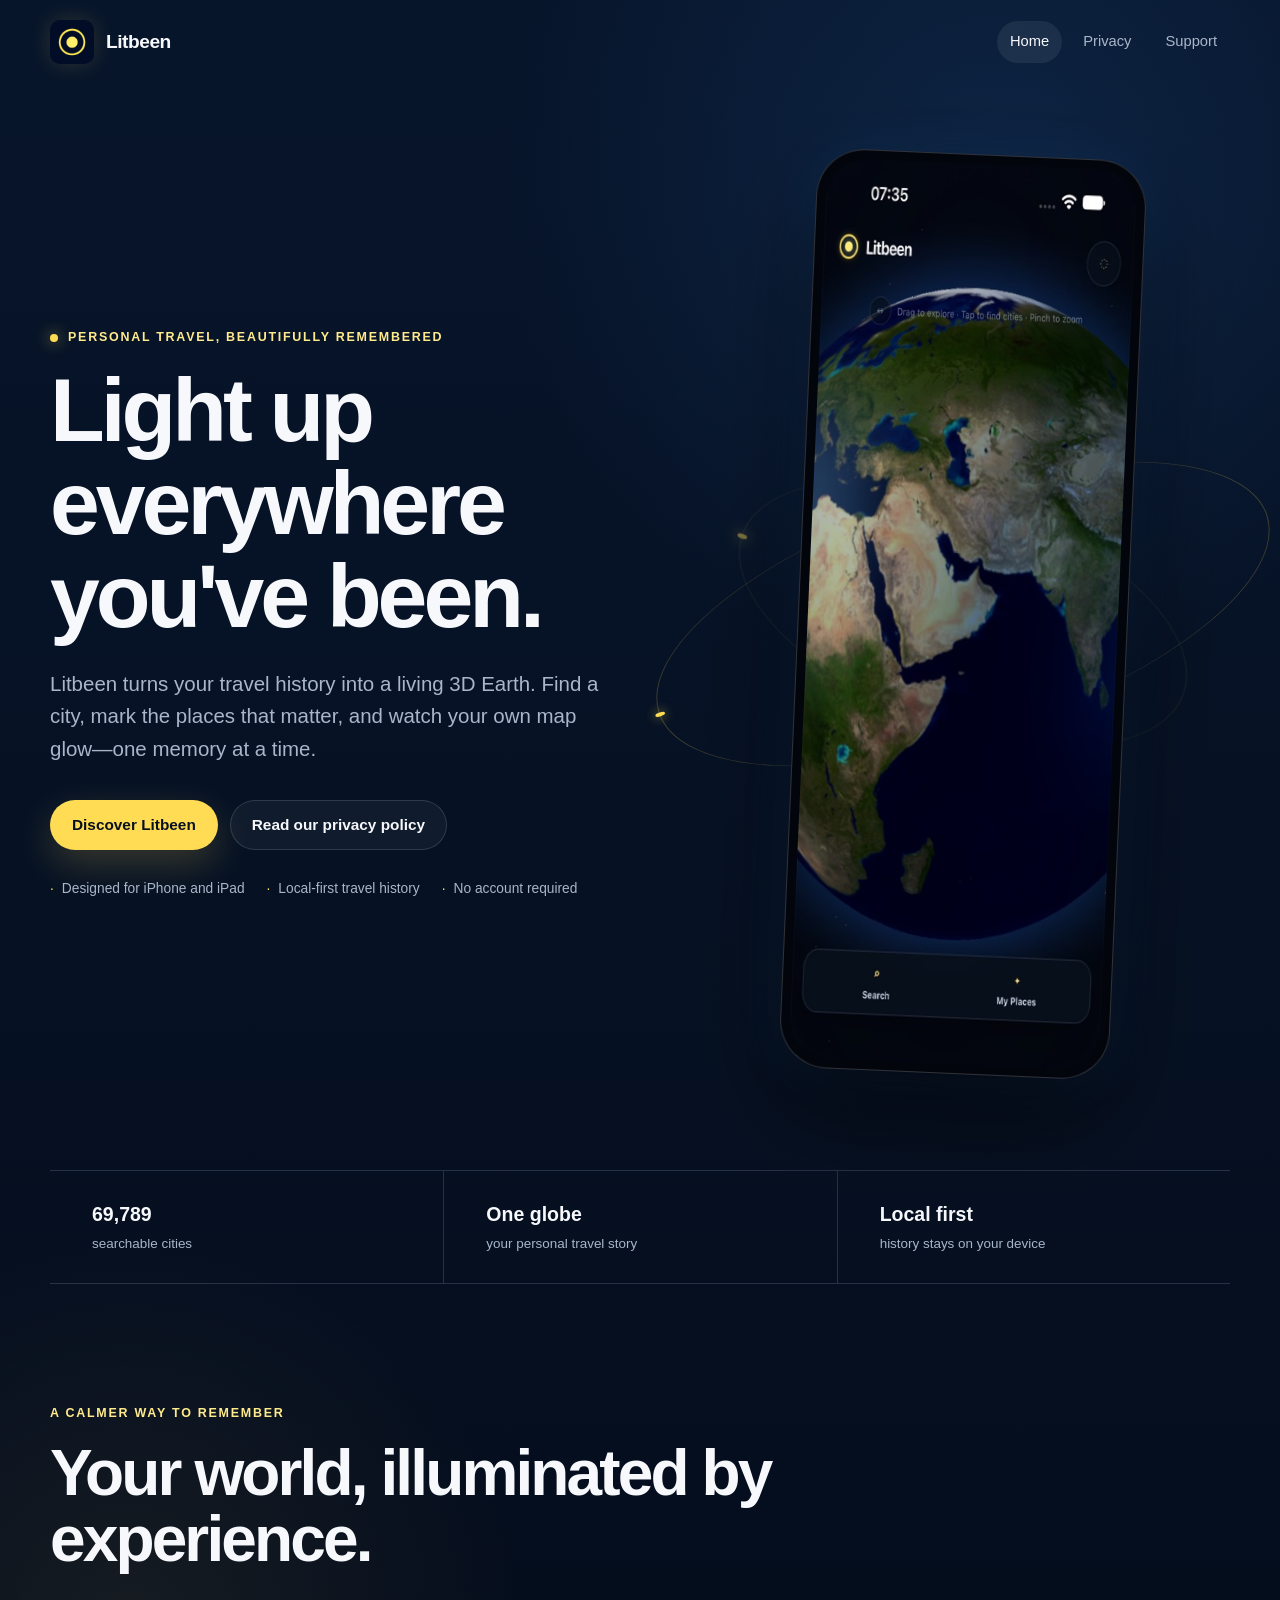
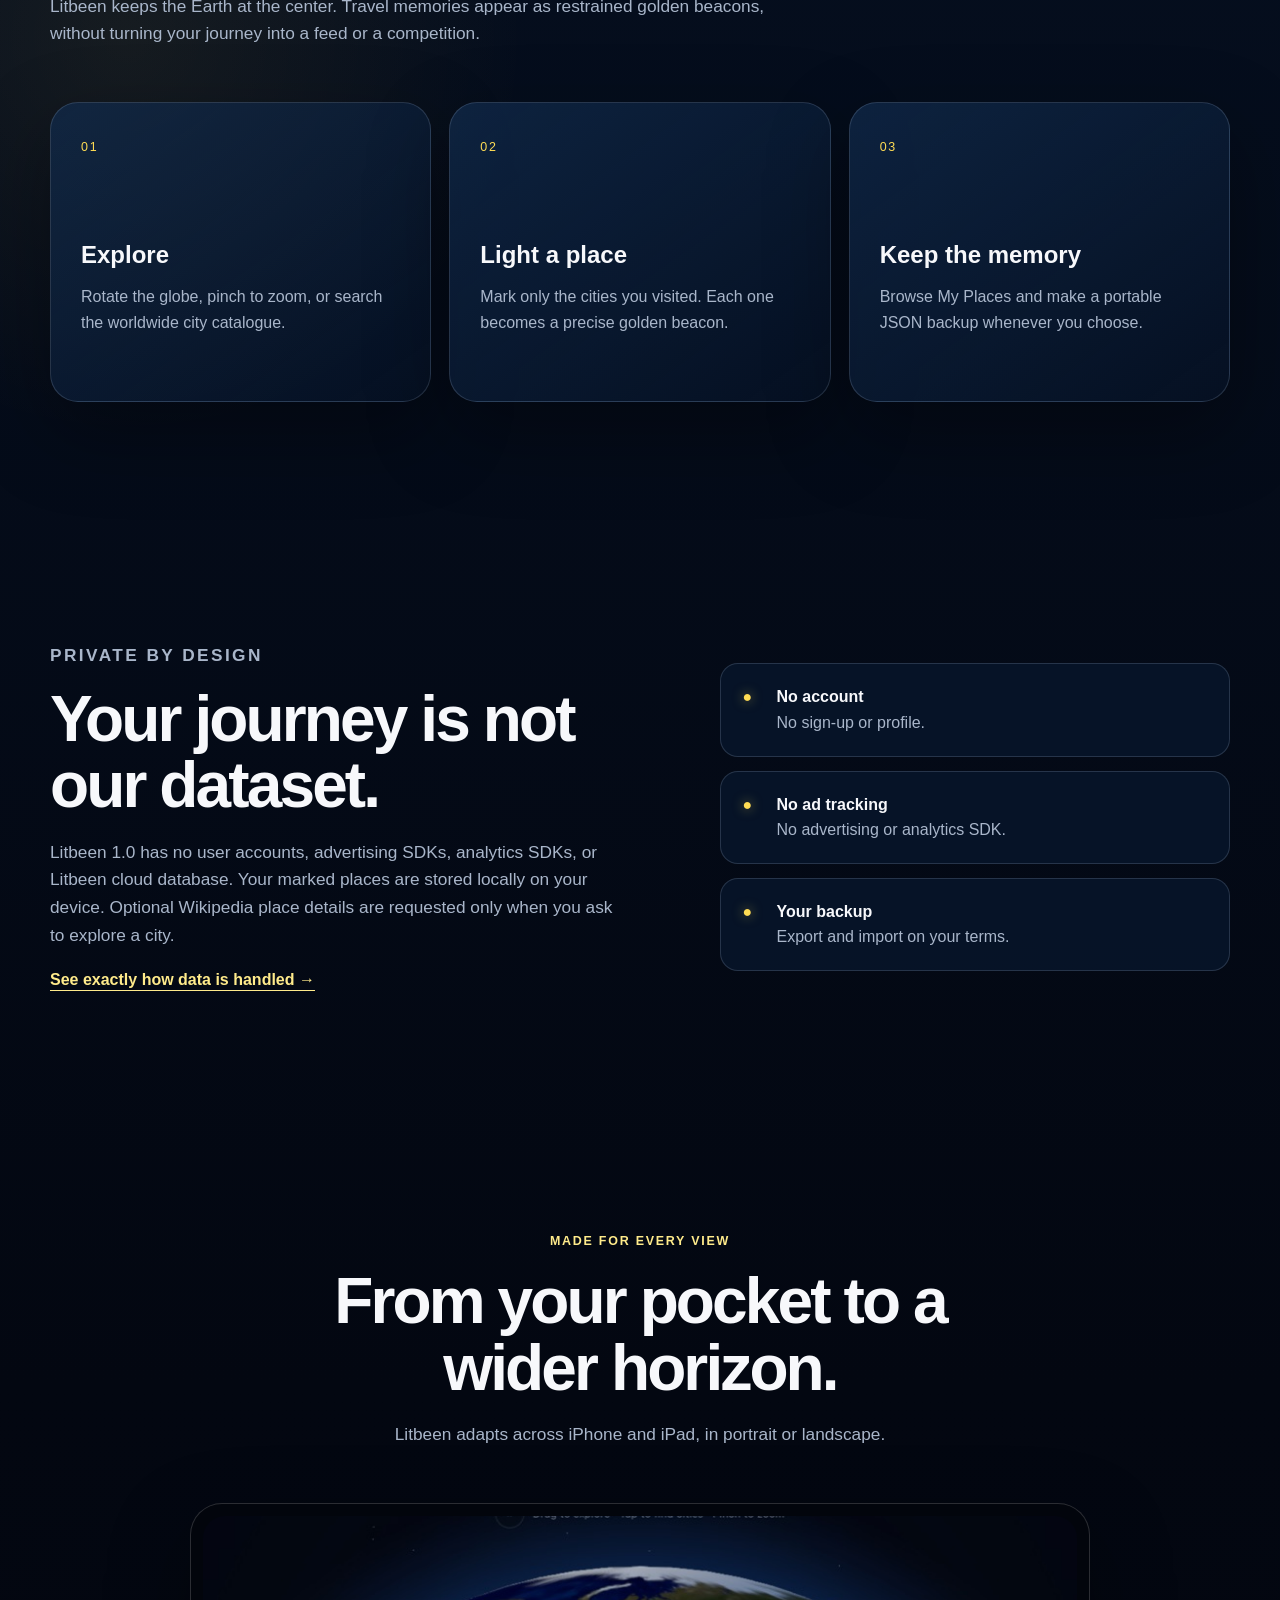
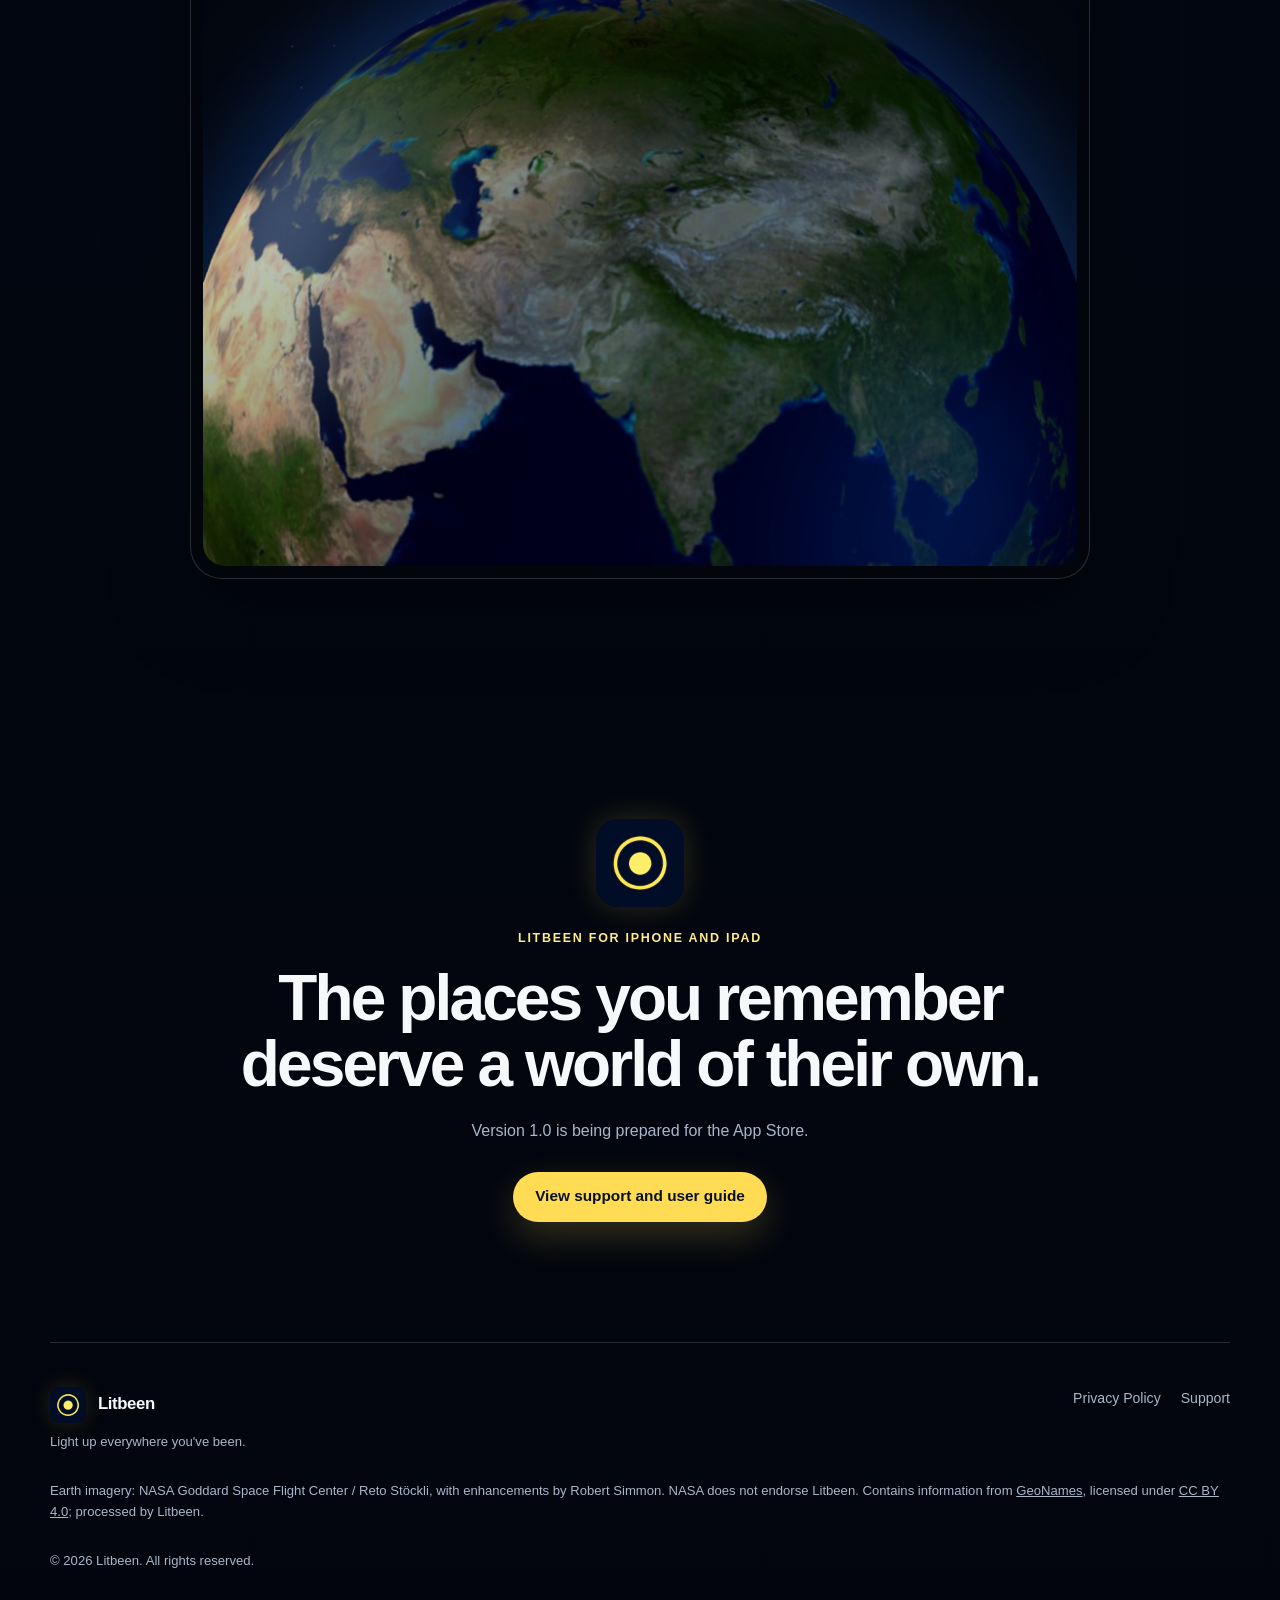
<file: index.html>
<!doctype html>
<html lang="en">
  <head>
    <meta charset="utf-8" />
    <meta name="viewport" content="width=device-width, initial-scale=1, viewport-fit=cover" />
    <meta name="theme-color" content="#07152B" />
    <meta
      name="description"
      content="Litbeen is a private, personal 3D travel globe for lighting up the cities you have visited."
    />
    <meta property="og:title" content="Litbeen — Light up everywhere you've been" />
    <meta
      property="og:description"
      content="A private, personal 3D travel globe for iPhone and iPad."
    />
    <meta property="og:type" content="website" />
    <link rel="icon" type="image/png" sizes="32x32" href="assets/favicon-32x32.png" />
    <link rel="apple-touch-icon" sizes="180x180" href="assets/apple-touch-icon.png" />
    <link rel="stylesheet" href="assets/styles.css" />
    <title>Litbeen — Light up everywhere you've been</title>
  </head>
  <body>
    <a class="skip-link" href="#main">Skip to content</a>
    <div class="page-shell">
      <header class="site-header" aria-label="Primary navigation">
        <a class="brand" href="./" aria-label="Litbeen home">
          <img src="assets/litbeen-icon.png" alt="" width="44" height="44" />
          <span>Litbeen</span>
        </a>
        <nav class="site-nav" aria-label="Website">
          <a aria-current="page" href="./">Home</a>
          <a href="privacy/">Privacy</a>
          <a href="support/">Support</a>
        </nav>
      </header>

      <main id="main">
        <section class="hero" aria-labelledby="hero-title">
          <div class="hero-copy">
            <p class="eyebrow"><span aria-hidden="true"></span> Personal travel, beautifully remembered</p>
            <h1 id="hero-title">Light up everywhere you've been.</h1>
            <p class="hero-lede">
              Litbeen turns your travel history into a living 3D Earth. Find a city, mark the
              places that matter, and watch your own map glow—one memory at a time.
            </p>
            <div class="hero-actions">
              <a class="button button-primary" href="#experience">Discover Litbeen</a>
              <a class="button button-secondary" href="privacy/">Read our privacy policy</a>
            </div>
            <ul class="trust-list" aria-label="Litbeen highlights">
              <li>Designed for iPhone and iPad</li>
              <li>Local-first travel history</li>
              <li>No account required</li>
            </ul>
          </div>

          <div class="device-stage" aria-label="Litbeen shown on iPhone">
            <div class="orbit orbit-large" aria-hidden="true"></div>
            <div class="orbit orbit-small" aria-hidden="true"></div>
            <figure class="phone-frame">
              <img
                src="assets/litbeen-iphone.jpg"
                alt="Litbeen displaying a realistic interactive Earth on iPhone"
                width="414"
                height="900"
              />
            </figure>
          </div>
        </section>

        <section class="signal-strip" aria-label="Product facts">
          <div><strong>69,789</strong><span>searchable cities</span></div>
          <div><strong>One globe</strong><span>your personal travel story</span></div>
          <div><strong>Local first</strong><span>history stays on your device</span></div>
        </section>

        <section class="section experience-section" id="experience" aria-labelledby="experience-title">
          <div class="section-heading">
            <p class="eyebrow">A calmer way to remember</p>
            <h2 id="experience-title">Your world, illuminated by experience.</h2>
            <p>
              Litbeen keeps the Earth at the center. Travel memories appear as restrained golden
              beacons, without turning your journey into a feed or a competition.
            </p>
          </div>
          <div class="feature-grid">
            <article class="feature-card">
              <span class="feature-number">01</span>
              <h3>Explore</h3>
              <p>Rotate the globe, pinch to zoom, or search the worldwide city catalogue.</p>
            </article>
            <article class="feature-card">
              <span class="feature-number">02</span>
              <h3>Light a place</h3>
              <p>Mark only the cities you visited. Each one becomes a precise golden beacon.</p>
            </article>
            <article class="feature-card">
              <span class="feature-number">03</span>
              <h3>Keep the memory</h3>
              <p>Browse My Places and make a portable JSON backup whenever you choose.</p>
            </article>
          </div>
        </section>

        <section class="section privacy-feature" aria-labelledby="privacy-title">
          <div class="privacy-copy">
            <p class="eyebrow">Private by design</p>
            <h2 id="privacy-title">Your journey is not our dataset.</h2>
            <p>
              Litbeen 1.0 has no user accounts, advertising SDKs, analytics SDKs, or Litbeen cloud
              database. Your marked places are stored locally on your device. Optional Wikipedia
              place details are requested only when you ask to explore a city.
            </p>
            <a class="text-link" href="privacy/">See exactly how data is handled <span aria-hidden="true">→</span></a>
          </div>
          <div class="privacy-points" role="list">
            <div role="listitem"><span aria-hidden="true">●</span><p><strong>No account</strong>No sign-up or profile.</p></div>
            <div role="listitem"><span aria-hidden="true">●</span><p><strong>No ad tracking</strong>No advertising or analytics SDK.</p></div>
            <div role="listitem"><span aria-hidden="true">●</span><p><strong>Your backup</strong>Export and import on your terms.</p></div>
          </div>
        </section>

        <section class="section device-section" aria-labelledby="device-title">
          <div class="section-heading compact-heading">
            <p class="eyebrow">Made for every view</p>
            <h2 id="device-title">From your pocket to a wider horizon.</h2>
            <p>Litbeen adapts across iPhone and iPad, in portrait or landscape.</p>
          </div>
          <figure class="tablet-frame">
            <img
              src="assets/litbeen-ipad.jpg"
              alt="Litbeen displaying the interactive Earth on iPad"
              width="896"
              height="1300"
              loading="lazy"
            />
          </figure>
        </section>

        <section class="section final-cta" aria-labelledby="final-title">
          <img src="assets/litbeen-icon.png" alt="" width="88" height="88" />
          <p class="eyebrow">Litbeen for iPhone and iPad</p>
          <h2 id="final-title">The places you remember deserve a world of their own.</h2>
          <p>Version 1.0 is being prepared for the App Store.</p>
          <a class="button button-primary" href="support/">View support and user guide</a>
        </section>
      </main>

      <footer class="site-footer">
        <div>
          <a class="brand footer-brand" href="./">
            <img src="assets/litbeen-icon.png" alt="" width="36" height="36" />
            <span>Litbeen</span>
          </a>
          <p>Light up everywhere you've been.</p>
        </div>
        <nav aria-label="Footer">
          <a href="privacy/">Privacy Policy</a>
          <a href="support/">Support</a>
        </nav>
        <p class="attribution">
          Earth imagery: NASA Goddard Space Flight Center / Reto Stöckli, with enhancements by
          Robert Simmon. NASA does not endorse Litbeen. Contains information from
          <a href="https://www.geonames.org/">GeoNames</a>, licensed under
          <a href="https://creativecommons.org/licenses/by/4.0/">CC BY 4.0</a>; processed by Litbeen.
        </p>
        <p class="copyright">© 2026 Litbeen. All rights reserved.</p>
      </footer>
    </div>
  </body>
</html>
</file>
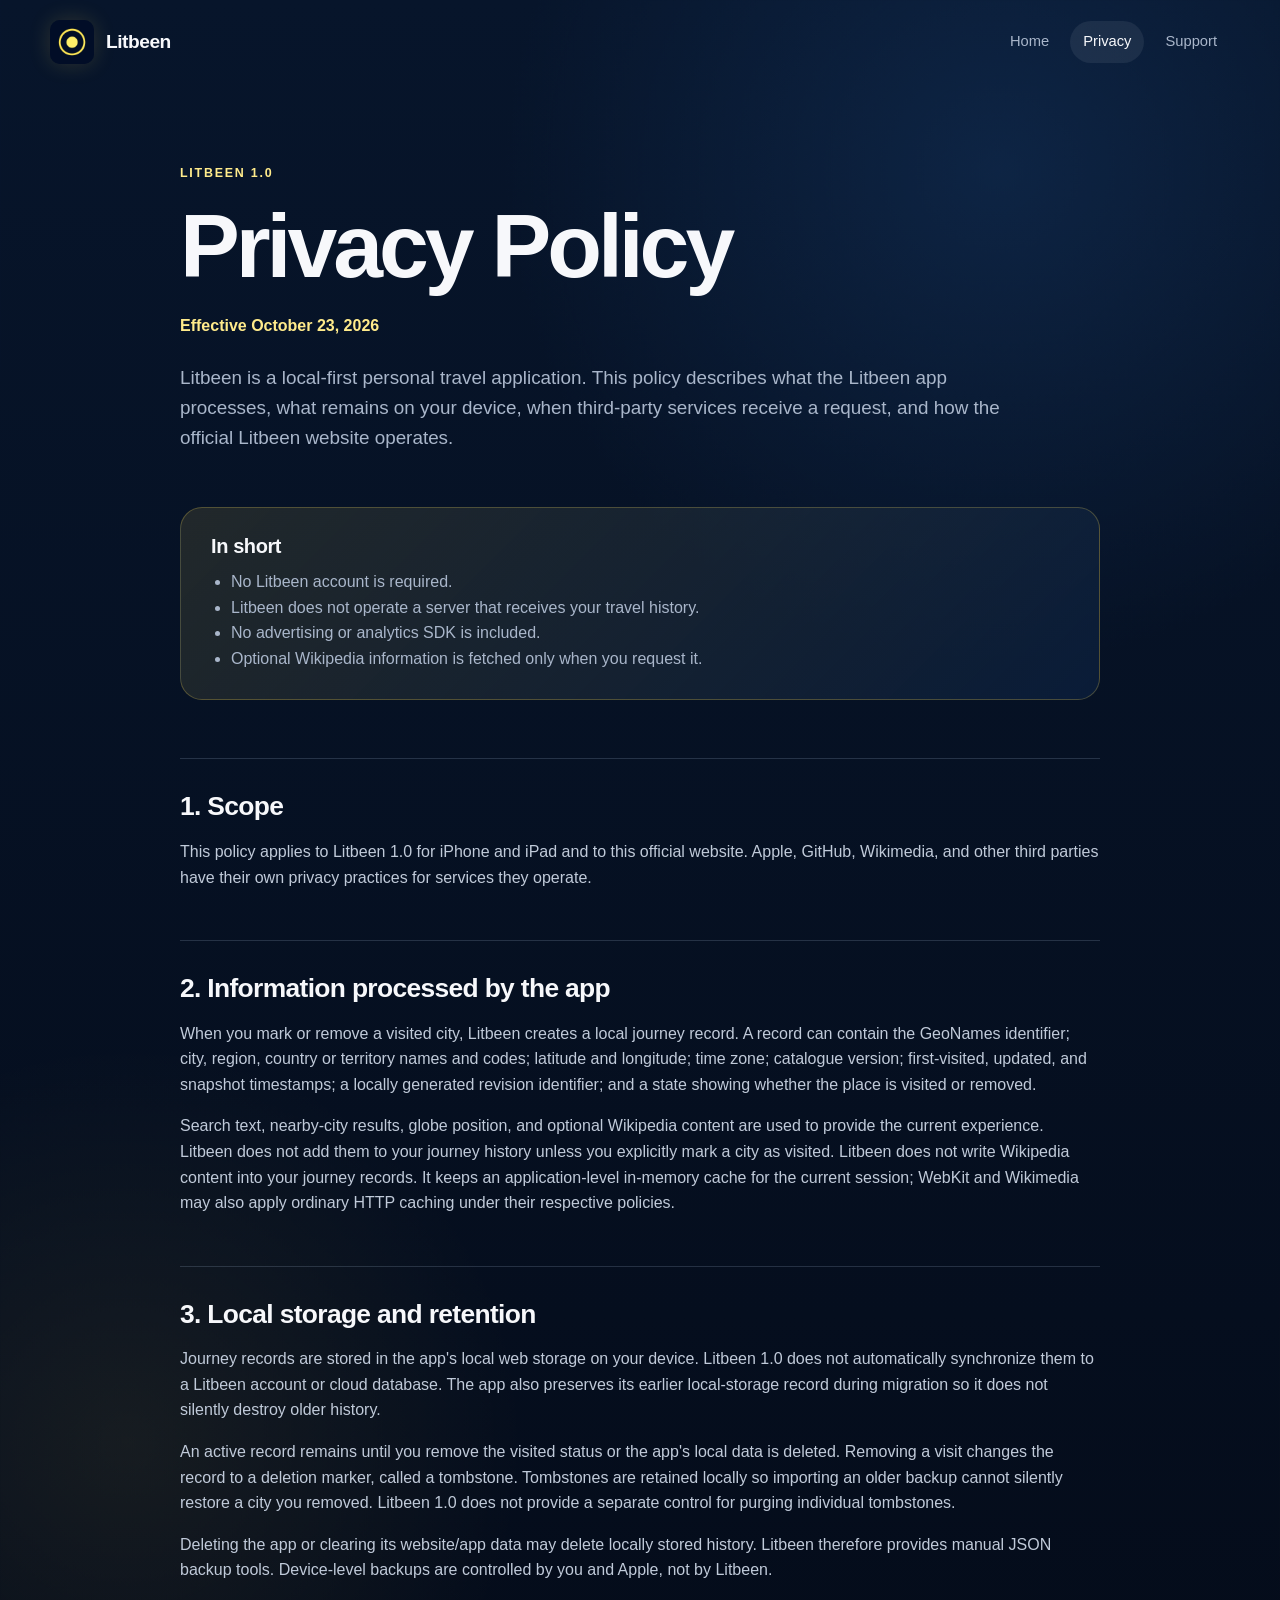
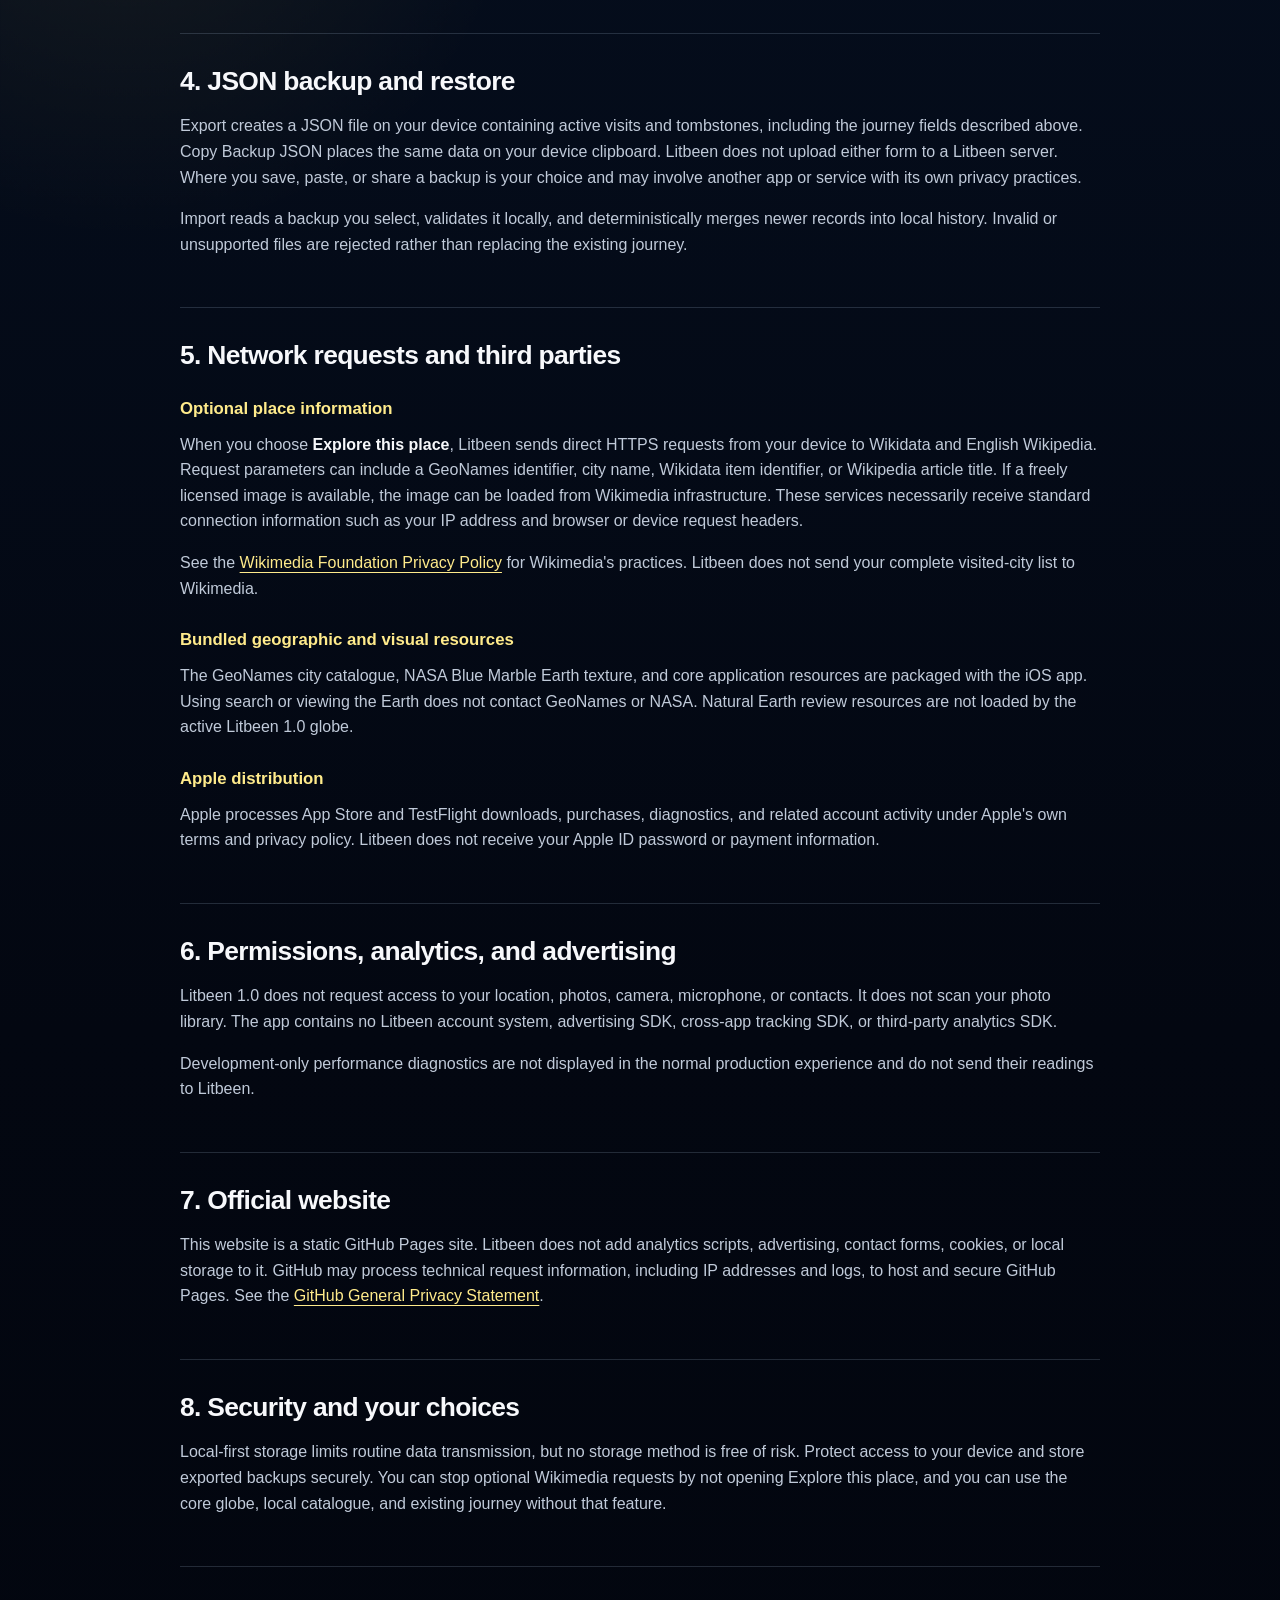
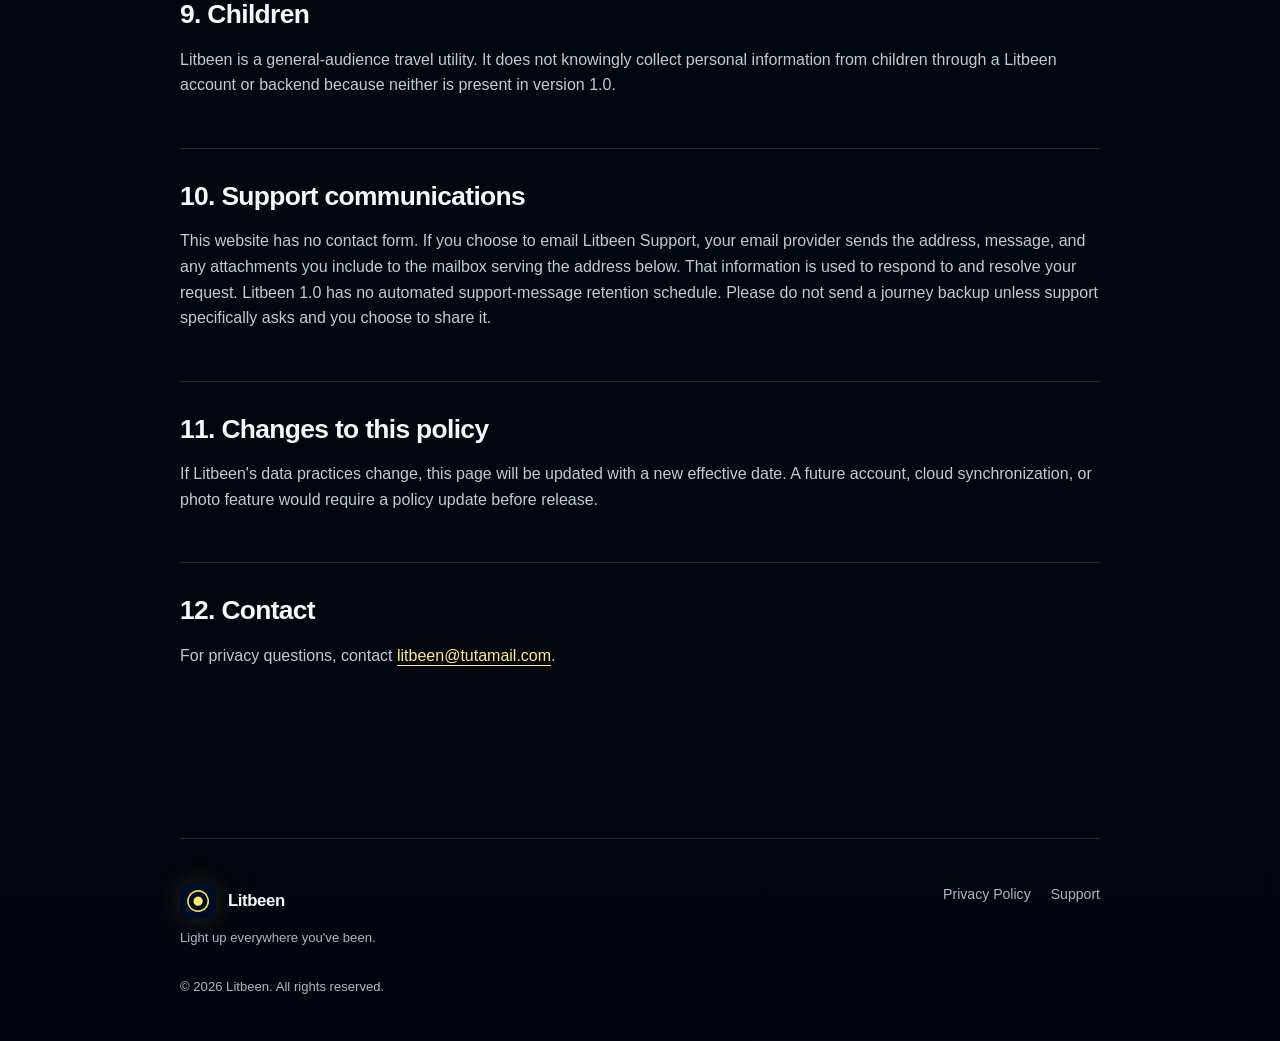
<file: privacy/index.html>
<!doctype html>
<html lang="en">
  <head>
    <meta charset="utf-8" />
    <meta name="viewport" content="width=device-width, initial-scale=1, viewport-fit=cover" />
    <meta name="theme-color" content="#07152B" />
    <meta
      name="description"
      content="Litbeen Privacy Policy: how the app handles local travel history, backups, optional Wikimedia requests, and website access."
    />
    <link rel="icon" type="image/png" sizes="32x32" href="../assets/favicon-32x32.png" />
    <link rel="apple-touch-icon" sizes="180x180" href="../assets/apple-touch-icon.png" />
    <link rel="stylesheet" href="../assets/styles.css" />
    <title>Privacy Policy — Litbeen</title>
  </head>
  <body>
    <a class="skip-link" href="#main">Skip to content</a>
    <div class="page-shell">
      <header class="site-header" aria-label="Primary navigation">
        <a class="brand" href="../" aria-label="Litbeen home">
          <img src="../assets/litbeen-icon.png" alt="" width="44" height="44" />
          <span>Litbeen</span>
        </a>
        <nav class="site-nav" aria-label="Website">
          <a href="../">Home</a>
          <a aria-current="page" href="./">Privacy</a>
          <a href="../support/">Support</a>
        </nav>
      </header>

      <main id="main" class="legal-layout">
        <header class="legal-hero">
          <p class="eyebrow">Litbeen 1.0</p>
          <h1>Privacy Policy</h1>
          <p class="legal-updated">Effective October 23, 2026</p>
          <p class="legal-intro">
            Litbeen is a local-first personal travel application. This policy describes what the
            Litbeen app processes, what remains on your device, when third-party services receive a
            request, and how the official Litbeen website operates.
          </p>
        </header>

        <aside class="legal-summary" aria-label="Privacy summary">
          <h2>In short</h2>
          <ul>
            <li>No Litbeen account is required.</li>
            <li>Litbeen does not operate a server that receives your travel history.</li>
            <li>No advertising or analytics SDK is included.</li>
            <li>Optional Wikipedia information is fetched only when you request it.</li>
          </ul>
        </aside>

        <article class="legal-content">
          <section>
            <h2>1. Scope</h2>
            <p>
              This policy applies to Litbeen 1.0 for iPhone and iPad and to this official website.
              Apple, GitHub, Wikimedia, and other third parties have their own privacy practices for
              services they operate.
            </p>
          </section>

          <section>
            <h2>2. Information processed by the app</h2>
            <p>
              When you mark or remove a visited city, Litbeen creates a local journey record. A
              record can contain the GeoNames identifier; city, region, country or territory names
              and codes; latitude and longitude; time zone; catalogue version; first-visited,
              updated, and snapshot timestamps; a locally generated revision identifier; and a
              state showing whether the place is visited or removed.
            </p>
            <p>
              Search text, nearby-city results, globe position, and optional Wikipedia content are
              used to provide the current experience. Litbeen does not add them to your journey
              history unless you explicitly mark a city as visited. Litbeen does not write
              Wikipedia content into your journey records. It keeps an
              application-level in-memory cache for the current session; WebKit and Wikimedia may
              also apply ordinary HTTP caching under their respective policies.
            </p>
          </section>

          <section>
            <h2>3. Local storage and retention</h2>
            <p>
              Journey records are stored in the app's local web storage on your device. Litbeen 1.0
              does not automatically synchronize them to a Litbeen account or cloud database. The
              app also preserves its earlier local-storage record during migration so it does not
              silently destroy older history.
            </p>
            <p>
              An active record remains until you remove the visited status or the app's local data
              is deleted. Removing a visit changes the record to a deletion marker, called a
              tombstone. Tombstones are retained locally so importing an older backup cannot
              silently restore a city you removed. Litbeen 1.0 does not provide a separate control
              for purging individual tombstones.
            </p>
            <p>
              Deleting the app or clearing its website/app data may delete locally stored history.
              Litbeen therefore provides manual JSON backup tools. Device-level backups are
              controlled by you and Apple, not by Litbeen.
            </p>
          </section>

          <section>
            <h2>4. JSON backup and restore</h2>
            <p>
              Export creates a JSON file on your device containing active visits and tombstones,
              including the journey fields described above. Copy Backup JSON places the same data
              on your device clipboard. Litbeen does not upload either form to a Litbeen server.
              Where you save, paste, or share a backup is your choice and may involve another app or
              service with its own privacy practices.
            </p>
            <p>
              Import reads a backup you select, validates it locally, and deterministically merges
              newer records into local history. Invalid or unsupported files are rejected rather
              than replacing the existing journey.
            </p>
          </section>

          <section>
            <h2>5. Network requests and third parties</h2>
            <h3>Optional place information</h3>
            <p>
              When you choose <strong>Explore this place</strong>, Litbeen sends direct HTTPS
              requests from your device to Wikidata and English Wikipedia. Request parameters can
              include a GeoNames identifier, city name, Wikidata item identifier, or Wikipedia
              article title. If a freely licensed image is available, the image can be loaded from
              Wikimedia infrastructure. These services necessarily receive standard connection
              information such as your IP address and browser or device request headers.
            </p>
            <p>
              See the
              <a href="https://foundation.wikimedia.org/wiki/Policy:Privacy_policy">Wikimedia Foundation Privacy Policy</a>
              for Wikimedia's practices. Litbeen does not send your complete visited-city list to
              Wikimedia.
            </p>
            <h3>Bundled geographic and visual resources</h3>
            <p>
              The GeoNames city catalogue, NASA Blue Marble Earth texture, and core application
              resources are packaged with the iOS app. Using search or viewing the Earth does not
              contact GeoNames or NASA. Natural Earth review resources are not loaded by the active
              Litbeen 1.0 globe.
            </p>
            <h3>Apple distribution</h3>
            <p>
              Apple processes App Store and TestFlight downloads, purchases, diagnostics, and
              related account activity under Apple's own terms and privacy policy. Litbeen does not
              receive your Apple ID password or payment information.
            </p>
          </section>

          <section>
            <h2>6. Permissions, analytics, and advertising</h2>
            <p>
              Litbeen 1.0 does not request access to your location, photos, camera, microphone, or
              contacts. It does not scan your photo library. The app contains no Litbeen account
              system, advertising SDK, cross-app tracking SDK, or third-party analytics SDK.
            </p>
            <p>
              Development-only performance diagnostics are not displayed in the normal production
              experience and do not send their readings to Litbeen.
            </p>
          </section>

          <section>
            <h2>7. Official website</h2>
            <p>
              This website is a static GitHub Pages site. Litbeen does not add analytics scripts,
              advertising, contact forms, cookies, or local storage to it. GitHub may process
              technical request information, including IP addresses and logs, to host and secure
              GitHub Pages. See the
              <a href="https://docs.github.com/en/site-policy/privacy-policies/github-general-privacy-statement">GitHub General Privacy Statement</a>.
            </p>
          </section>

          <section>
            <h2>8. Security and your choices</h2>
            <p>
              Local-first storage limits routine data transmission, but no storage method is free
              of risk. Protect access to your device and store exported backups securely. You can
              stop optional Wikimedia requests by not opening Explore this place, and you can use
              the core globe, local catalogue, and existing journey without that feature.
            </p>
          </section>

          <section>
            <h2>9. Children</h2>
            <p>
              Litbeen is a general-audience travel utility. It does not knowingly collect personal
              information from children through a Litbeen account or backend because neither is
              present in version 1.0.
            </p>
          </section>

          <section>
            <h2>10. Support communications</h2>
            <p>
              This website has no contact form. If you choose to email Litbeen Support, your email
              provider sends the address, message, and any attachments you include to the mailbox
              serving the address below. That information is used to respond to and resolve your
              request. Litbeen 1.0 has no automated support-message retention schedule. Please do
              not send a journey backup unless support specifically asks and you choose to share it.
            </p>
          </section>

          <section>
            <h2>11. Changes to this policy</h2>
            <p>
              If Litbeen's data practices change, this page will be updated with a new effective
              date. A future account, cloud synchronization, or photo feature would require a policy
              update before release.
            </p>
          </section>

          <section>
            <h2>12. Contact</h2>
            <p>
              For privacy questions, contact
              <a href="mailto:litbeen@tutamail.com">litbeen@tutamail.com</a>.
            </p>
          </section>
        </article>
      </main>

      <footer class="site-footer legal-footer">
        <div>
          <a class="brand footer-brand" href="../">
            <img src="../assets/litbeen-icon.png" alt="" width="36" height="36" />
            <span>Litbeen</span>
          </a>
          <p>Light up everywhere you've been.</p>
        </div>
        <nav aria-label="Footer">
          <a aria-current="page" href="./">Privacy Policy</a>
          <a href="../support/">Support</a>
        </nav>
        <p class="copyright">© 2026 Litbeen. All rights reserved.</p>
      </footer>
    </div>
  </body>
</html>
</file>
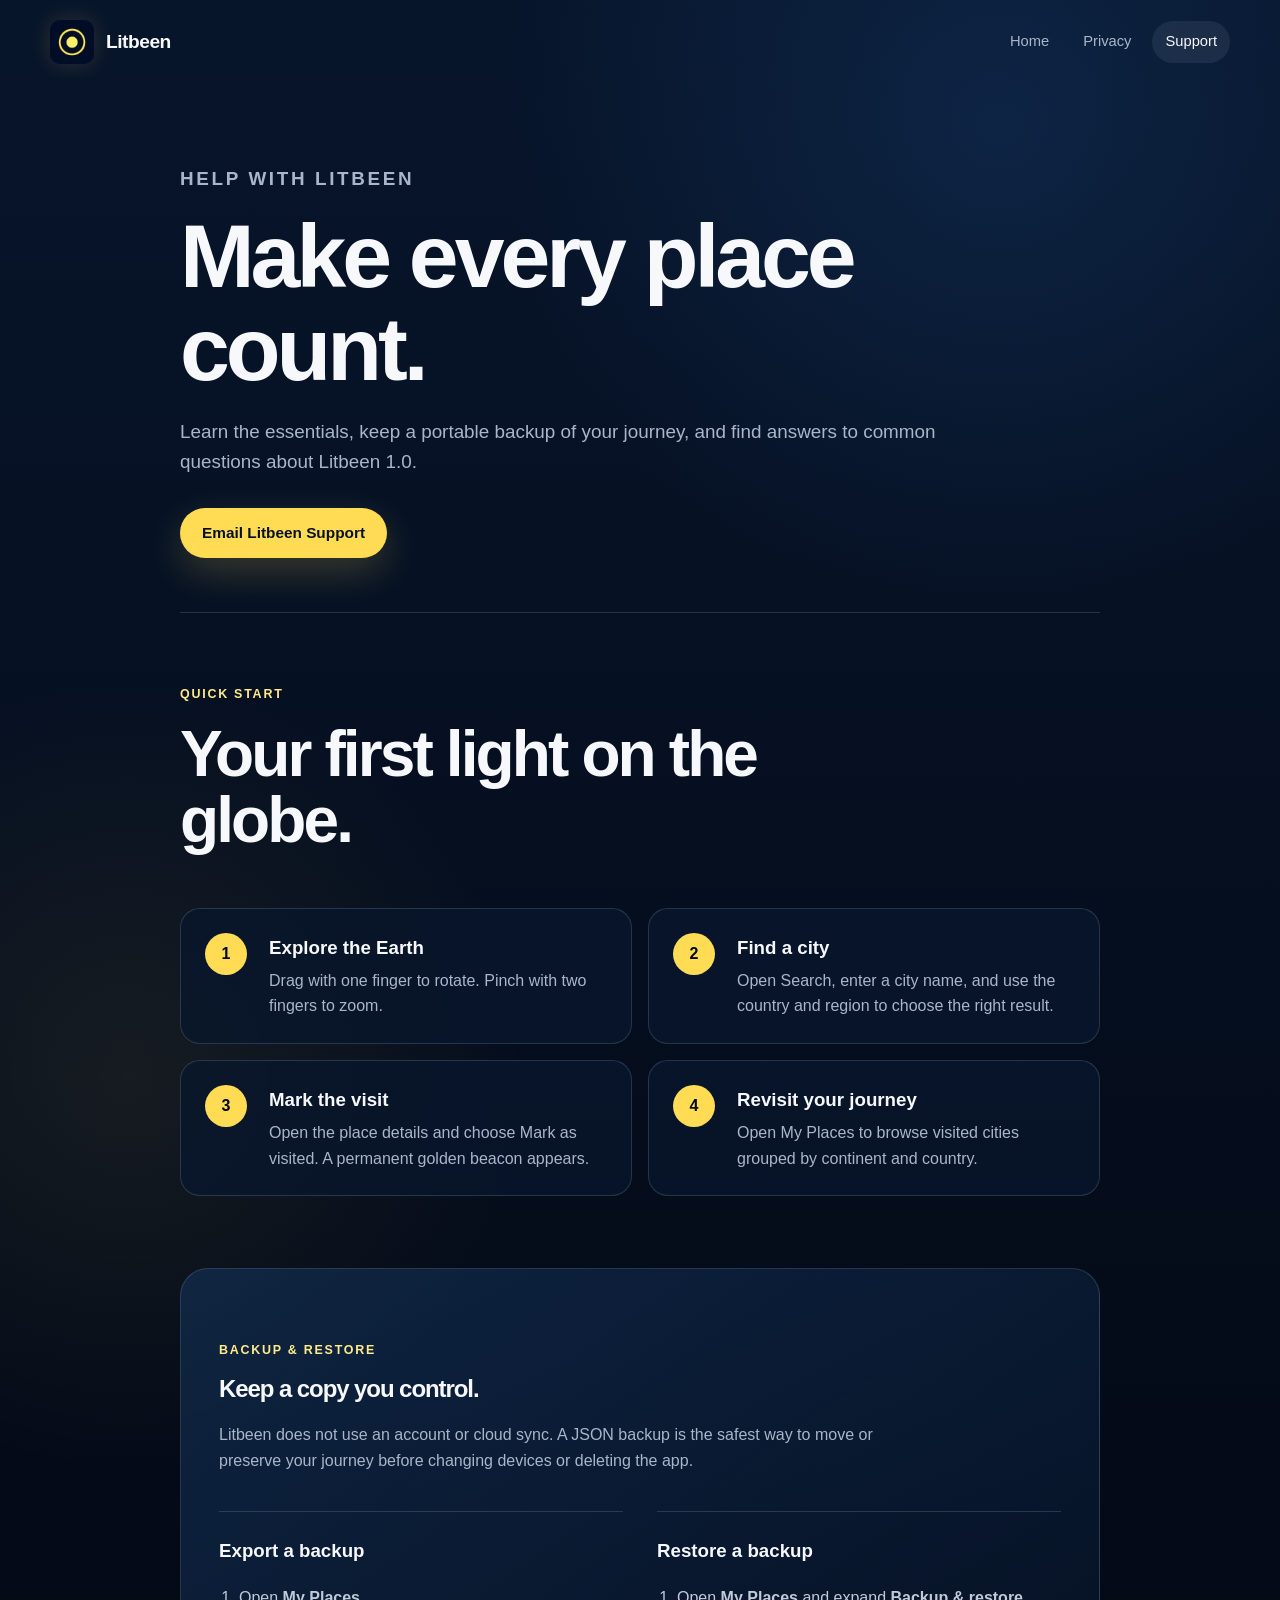
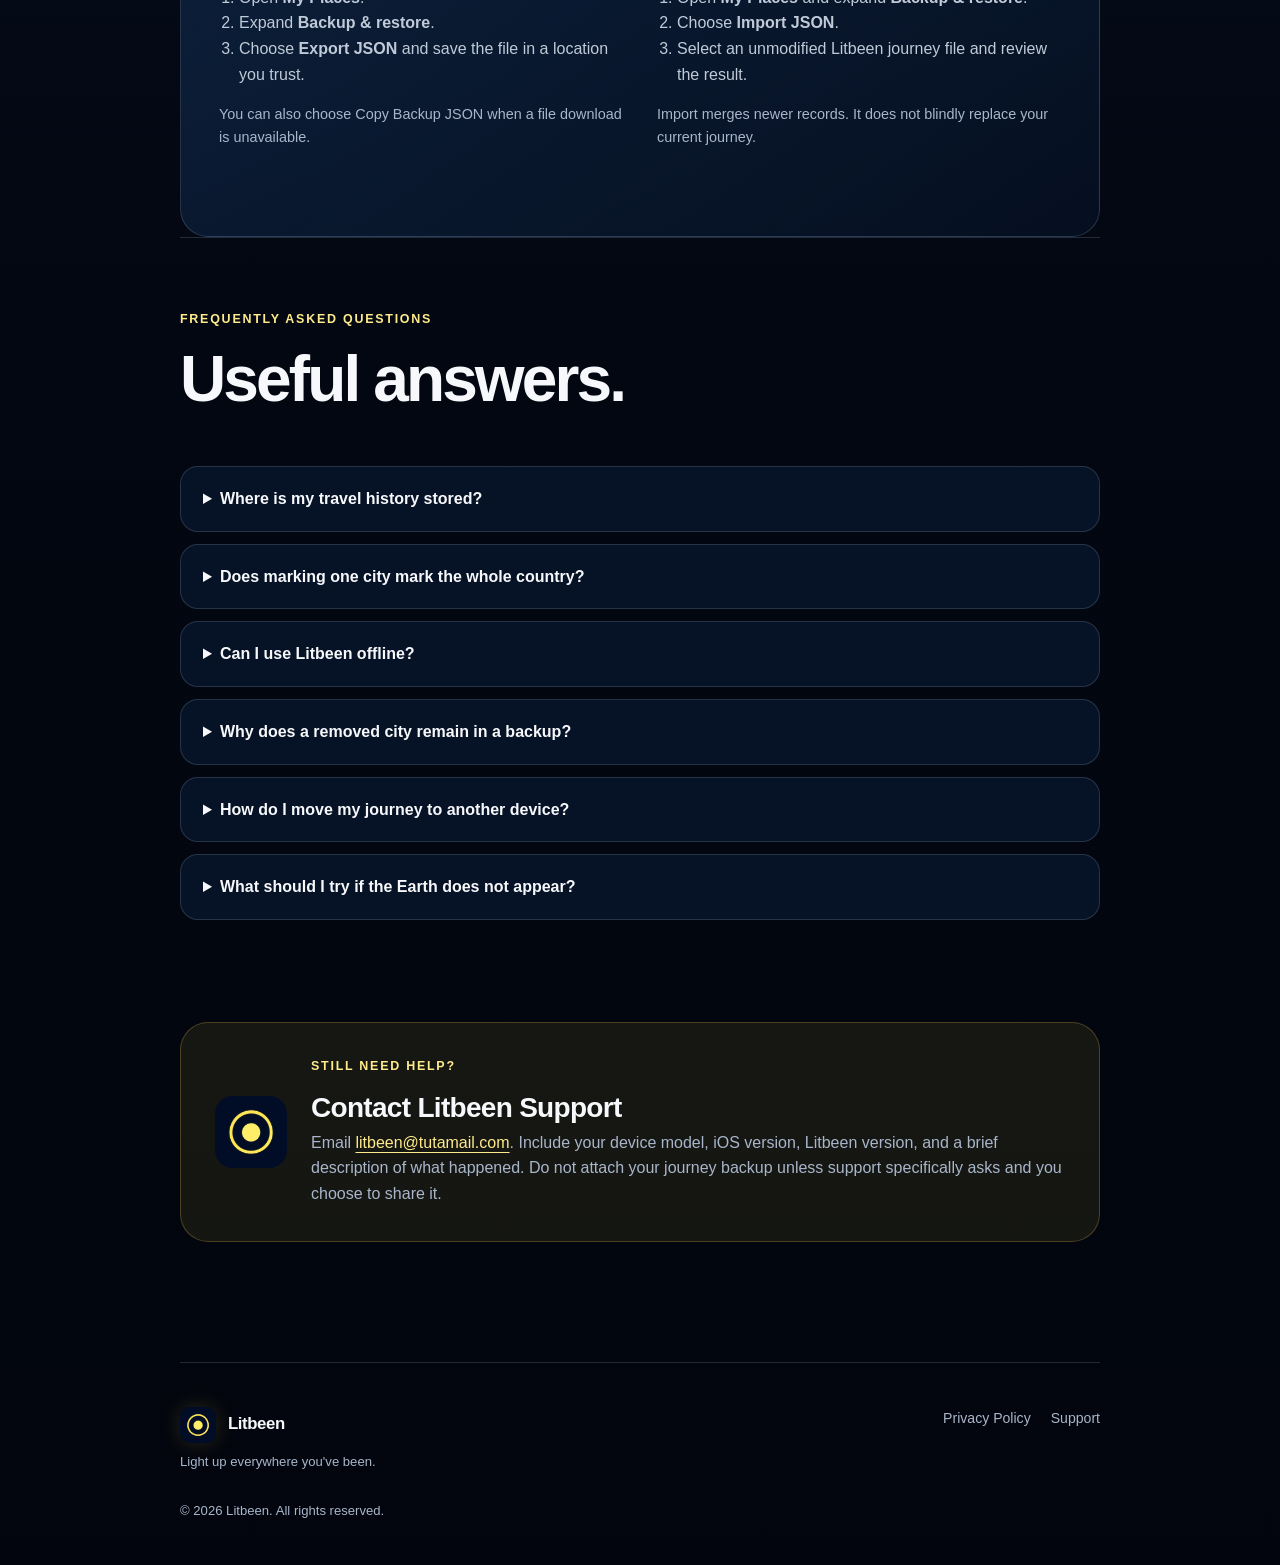
<file: support/index.html>
<!doctype html>
<html lang="en">
  <head>
    <meta charset="utf-8" />
    <meta name="viewport" content="width=device-width, initial-scale=1, viewport-fit=cover" />
    <meta name="theme-color" content="#07152B" />
    <meta
      name="description"
      content="Litbeen support, quick-start instructions, JSON backup and restore guidance, and frequently asked questions."
    />
    <link rel="icon" type="image/png" sizes="32x32" href="../assets/favicon-32x32.png" />
    <link rel="apple-touch-icon" sizes="180x180" href="../assets/apple-touch-icon.png" />
    <link rel="stylesheet" href="../assets/styles.css" />
    <title>Support — Litbeen</title>
  </head>
  <body>
    <a class="skip-link" href="#main">Skip to content</a>
    <div class="page-shell">
      <header class="site-header" aria-label="Primary navigation">
        <a class="brand" href="../" aria-label="Litbeen home">
          <img src="../assets/litbeen-icon.png" alt="" width="44" height="44" />
          <span>Litbeen</span>
        </a>
        <nav class="site-nav" aria-label="Website">
          <a href="../">Home</a>
          <a href="../privacy/">Privacy</a>
          <a aria-current="page" href="./">Support</a>
        </nav>
      </header>

      <main id="main" class="support-layout">
        <header class="support-hero">
          <p class="eyebrow">Help with Litbeen</p>
          <h1>Make every place count.</h1>
          <p>
            Learn the essentials, keep a portable backup of your journey, and find answers to common
            questions about Litbeen 1.0.
          </p>
          <a class="button button-primary" href="mailto:litbeen@tutamail.com">Email Litbeen Support</a>
        </header>

        <section class="support-section" aria-labelledby="start-title">
          <div class="section-heading compact-heading">
            <p class="eyebrow">Quick start</p>
            <h2 id="start-title">Your first light on the globe.</h2>
          </div>
          <ol class="step-list">
            <li>
              <span>1</span>
              <div><h3>Explore the Earth</h3><p>Drag with one finger to rotate. Pinch with two fingers to zoom.</p></div>
            </li>
            <li>
              <span>2</span>
              <div><h3>Find a city</h3><p>Open Search, enter a city name, and use the country and region to choose the right result.</p></div>
            </li>
            <li>
              <span>3</span>
              <div><h3>Mark the visit</h3><p>Open the place details and choose Mark as visited. A permanent golden beacon appears.</p></div>
            </li>
            <li>
              <span>4</span>
              <div><h3>Revisit your journey</h3><p>Open My Places to browse visited cities grouped by continent and country.</p></div>
            </li>
          </ol>
        </section>

        <section class="support-section backup-card" aria-labelledby="backup-title">
          <div>
            <p class="eyebrow">Backup &amp; restore</p>
            <h2 id="backup-title">Keep a copy you control.</h2>
            <p>
              Litbeen does not use an account or cloud sync. A JSON backup is the safest way to move
              or preserve your journey before changing devices or deleting the app.
            </p>
          </div>
          <div class="backup-columns">
            <div>
              <h3>Export a backup</h3>
              <ol>
                <li>Open <strong>My Places</strong>.</li>
                <li>Expand <strong>Backup &amp; restore</strong>.</li>
                <li>Choose <strong>Export JSON</strong> and save the file in a location you trust.</li>
              </ol>
              <p>You can also choose Copy Backup JSON when a file download is unavailable.</p>
            </div>
            <div>
              <h3>Restore a backup</h3>
              <ol>
                <li>Open <strong>My Places</strong> and expand <strong>Backup &amp; restore</strong>.</li>
                <li>Choose <strong>Import JSON</strong>.</li>
                <li>Select an unmodified Litbeen journey file and review the result.</li>
              </ol>
              <p>Import merges newer records. It does not blindly replace your current journey.</p>
            </div>
          </div>
        </section>

        <section class="support-section" aria-labelledby="faq-title">
          <div class="section-heading compact-heading">
            <p class="eyebrow">Frequently asked questions</p>
            <h2 id="faq-title">Useful answers.</h2>
          </div>
          <div class="faq-list">
            <details>
              <summary>Where is my travel history stored?</summary>
              <p>On your device in Litbeen's local app storage. Version 1.0 has no Litbeen account or cloud database.</p>
            </details>
            <details>
              <summary>Does marking one city mark the whole country?</summary>
              <p>No. Only cities you explicitly mark are recorded and shown as permanent golden beacons.</p>
            </details>
            <details>
              <summary>Can I use Litbeen offline?</summary>
              <p>The bundled Earth, city catalogue, and saved journey are available without Litbeen's development server. Optional Wikipedia place information requires a network connection.</p>
            </details>
            <details>
              <summary>Why does a removed city remain in a backup?</summary>
              <p>Litbeen retains a deletion marker so an older backup cannot silently restore a city you intentionally removed.</p>
            </details>
            <details>
              <summary>How do I move my journey to another device?</summary>
              <p>Export a JSON backup on the original device, transfer it securely, then import it from My Places on the new device.</p>
            </details>
            <details>
              <summary>What should I try if the Earth does not appear?</summary>
              <p>Close and reopen Litbeen, confirm the device is running a supported iOS version, and try again. Your local travel history is not cleared by a normal restart.</p>
            </details>
          </div>
        </section>

        <section class="support-contact" aria-labelledby="contact-title">
          <img src="../assets/litbeen-icon.png" alt="" width="72" height="72" />
          <div>
            <p class="eyebrow">Still need help?</p>
            <h2 id="contact-title">Contact Litbeen Support</h2>
            <p>
              Email <a href="mailto:litbeen@tutamail.com">litbeen@tutamail.com</a>. Include your device
              model, iOS version, Litbeen version, and a brief description of what happened. Do not
              attach your journey backup unless support specifically asks and you choose to share it.
            </p>
          </div>
        </section>
      </main>

      <footer class="site-footer legal-footer">
        <div>
          <a class="brand footer-brand" href="../">
            <img src="../assets/litbeen-icon.png" alt="" width="36" height="36" />
            <span>Litbeen</span>
          </a>
          <p>Light up everywhere you've been.</p>
        </div>
        <nav aria-label="Footer">
          <a href="../privacy/">Privacy Policy</a>
          <a aria-current="page" href="./">Support</a>
        </nav>
        <p class="copyright">© 2026 Litbeen. All rights reserved.</p>
      </footer>
    </div>
  </body>
</html>
</file>
<file: assets/styles.css>
:root {
  color-scheme: dark;
  --space: #07152b;
  --space-deep: #030711;
  --space-soft: #0b1f3d;
  --panel: rgba(9, 23, 45, 0.76);
  --panel-solid: #0b1c35;
  --gold: #ffdc54;
  --gold-soft: #ffeb8b;
  --text: #f7f8fb;
  --muted: #a9b6ca;
  --line: rgba(185, 204, 232, 0.18);
  --content: 1180px;
  --radius: 28px;
  --shadow: 0 30px 80px rgba(0, 0, 0, 0.34);
  font-family: -apple-system, BlinkMacSystemFont, "SF Pro Display", "Segoe UI", sans-serif;
  font-synthesis: none;
}

* { box-sizing: border-box; }

html {
  min-width: 320px;
  scroll-behavior: smooth;
  background: var(--space-deep);
}

body {
  margin: 0;
  min-width: 320px;
  min-height: 100vh;
  color: var(--text);
  background:
    radial-gradient(circle at 78% 4%, rgba(31, 78, 137, 0.28), transparent 31rem),
    radial-gradient(circle at 10% 34%, rgba(255, 220, 84, 0.07), transparent 25rem),
    linear-gradient(180deg, var(--space) 0%, var(--space-deep) 62%, #02050d 100%);
  line-height: 1.6;
  -webkit-font-smoothing: antialiased;
}

body::before {
  position: fixed;
  inset: 0;
  z-index: -1;
  pointer-events: none;
  content: "";
  opacity: 0.45;
  background-image:
    radial-gradient(circle at 18% 18%, rgba(255, 255, 255, 0.55) 0 1px, transparent 1.4px),
    radial-gradient(circle at 70% 28%, rgba(255, 255, 255, 0.35) 0 1px, transparent 1.4px),
    radial-gradient(circle at 32% 68%, rgba(255, 255, 255, 0.28) 0 1px, transparent 1.4px),
    radial-gradient(circle at 86% 74%, rgba(255, 255, 255, 0.42) 0 1px, transparent 1.4px);
  background-size: 260px 260px, 340px 340px, 300px 300px, 380px 380px;
}

a { color: inherit; }
img { display: block; max-width: 100%; }
button, a { -webkit-tap-highlight-color: transparent; }

.skip-link {
  position: fixed;
  top: 12px;
  left: 12px;
  z-index: 50;
  padding: 10px 14px;
  color: var(--space-deep);
  background: var(--gold);
  border-radius: 10px;
  transform: translateY(-160%);
}

.skip-link:focus { transform: none; }

.page-shell {
  width: min(100%, 1600px);
  margin: 0 auto;
  overflow: hidden;
}

.site-header {
  display: flex;
  align-items: center;
  justify-content: space-between;
  width: min(calc(100% - 40px), var(--content));
  margin: 0 auto;
  padding: max(20px, env(safe-area-inset-top)) 0 18px;
}

.brand {
  display: inline-flex;
  align-items: center;
  gap: 12px;
  color: var(--text);
  font-size: 1.2rem;
  font-weight: 720;
  letter-spacing: -0.025em;
  text-decoration: none;
}

.brand img {
  border-radius: 10px;
  box-shadow: 0 0 22px rgba(255, 220, 84, 0.16);
}

.site-nav {
  display: flex;
  align-items: center;
  gap: 8px;
}

.site-nav a {
  padding: 9px 13px;
  color: var(--muted);
  font-size: 0.92rem;
  text-decoration: none;
  border-radius: 999px;
}

.site-nav a:hover,
.site-nav a:focus-visible,
.site-nav a[aria-current="page"] {
  color: var(--text);
  background: rgba(255, 255, 255, 0.07);
}

.hero {
  display: grid;
  grid-template-columns: minmax(0, 1.02fr) minmax(340px, 0.98fr);
  align-items: center;
  min-height: 760px;
  width: min(calc(100% - 40px), var(--content));
  margin: 0 auto;
  padding: 72px 0 96px;
  gap: clamp(30px, 7vw, 96px);
}

.eyebrow {
  margin: 0 0 16px;
  color: var(--gold-soft);
  font-size: 0.78rem;
  font-weight: 760;
  letter-spacing: 0.14em;
  text-transform: uppercase;
}

.hero-copy > .eyebrow {
  display: flex;
  align-items: center;
  gap: 10px;
}

.hero-copy > .eyebrow span {
  width: 8px;
  height: 8px;
  border-radius: 50%;
  background: var(--gold);
  box-shadow: 0 0 15px rgba(255, 220, 84, 0.75);
}

h1, h2, h3, p { margin-top: 0; }

h1, h2 {
  letter-spacing: -0.045em;
  line-height: 1.04;
}

.hero h1 {
  max-width: 730px;
  margin-bottom: 24px;
  font-size: clamp(3.25rem, 7vw, 6.5rem);
  font-weight: 760;
}

.hero-lede {
  max-width: 650px;
  margin-bottom: 34px;
  color: var(--muted);
  font-size: clamp(1.08rem, 1.6vw, 1.3rem);
}

.hero-actions {
  display: flex;
  flex-wrap: wrap;
  gap: 12px;
  margin-bottom: 28px;
}

.button {
  display: inline-flex;
  align-items: center;
  justify-content: center;
  min-height: 50px;
  padding: 0 21px;
  font-size: 0.96rem;
  font-weight: 700;
  text-decoration: none;
  border: 1px solid transparent;
  border-radius: 999px;
  transition: transform 160ms ease, background-color 160ms ease, border-color 160ms ease;
}

.button:hover { transform: translateY(-2px); }
.button:focus-visible, .site-nav a:focus-visible, .text-link:focus-visible, .faq-list summary:focus-visible { outline: 3px solid rgba(255, 220, 84, 0.62); outline-offset: 3px; }
.button-primary { color: #07101f; background: var(--gold); box-shadow: 0 14px 38px rgba(255, 220, 84, 0.2); }
.button-primary:hover { background: #ffe477; }
.button-secondary { color: var(--text); border-color: var(--line); background: rgba(255, 255, 255, 0.045); }
.button-secondary:hover { border-color: rgba(255, 220, 84, 0.42); }

.trust-list {
  display: flex;
  flex-wrap: wrap;
  gap: 10px 22px;
  margin: 0;
  padding: 0;
  color: var(--muted);
  font-size: 0.86rem;
  list-style: none;
}

.trust-list li::before { margin-right: 8px; color: var(--gold); content: "·"; }

.device-stage {
  position: relative;
  display: grid;
  place-items: center;
  min-height: 660px;
}

.phone-frame {
  position: relative;
  z-index: 2;
  width: min(330px, 74vw);
  margin: 0;
  padding: 9px;
  overflow: hidden;
  background: #02050c;
  border: 1px solid rgba(255, 255, 255, 0.18);
  border-radius: 48px;
  box-shadow: 0 40px 100px rgba(0, 0, 0, 0.58), 0 0 55px rgba(33, 91, 158, 0.22);
  transform: rotate(2.5deg);
}

.phone-frame img { border-radius: 39px; }

.orbit {
  position: absolute;
  border: 1px solid rgba(255, 220, 84, 0.22);
  border-radius: 50%;
  transform: rotate(-18deg) scaleY(0.38);
}

.orbit::after {
  position: absolute;
  top: 50%;
  left: -5px;
  width: 10px;
  height: 10px;
  content: "";
  background: var(--gold);
  border-radius: 50%;
  box-shadow: 0 0 18px rgba(255, 220, 84, 0.84);
}

.orbit-large { width: min(640px, 92vw); height: min(640px, 92vw); }
.orbit-small { width: min(470px, 72vw); height: min(470px, 72vw); opacity: 0.48; transform: rotate(20deg) scaleY(0.48); }

.signal-strip {
  display: grid;
  grid-template-columns: repeat(3, 1fr);
  width: min(calc(100% - 40px), var(--content));
  margin: 0 auto;
  border-top: 1px solid var(--line);
  border-bottom: 1px solid var(--line);
}

.signal-strip div { padding: 28px clamp(16px, 4vw, 42px); }
.signal-strip div + div { border-left: 1px solid var(--line); }
.signal-strip strong, .signal-strip span { display: block; }
.signal-strip strong { margin-bottom: 3px; color: var(--text); font-size: 1.22rem; }
.signal-strip span { color: var(--muted); font-size: 0.84rem; }

.section,
.support-section {
  width: min(calc(100% - 40px), var(--content));
  margin: 0 auto;
  padding: 120px 0;
}

.section-heading { max-width: 760px; margin-bottom: 54px; }
.section-heading h2, .privacy-copy h2, .legal-hero h1, .support-hero h1 { margin-bottom: 20px; font-size: clamp(2.5rem, 5vw, 4.6rem); }
.section-heading > p:last-child, .privacy-copy > p, .compact-heading > p:last-child { color: var(--muted); font-size: 1.08rem; }
.compact-heading { max-width: 680px; }

.feature-grid {
  display: grid;
  grid-template-columns: repeat(3, 1fr);
  gap: 18px;
}

.feature-card {
  min-height: 300px;
  padding: 30px;
  background: linear-gradient(145deg, rgba(17, 43, 77, 0.72), rgba(7, 21, 43, 0.48));
  border: 1px solid var(--line);
  border-radius: var(--radius);
  box-shadow: var(--shadow);
}

.feature-number { display: inline-block; margin-bottom: 78px; color: var(--gold); font-size: 0.78rem; letter-spacing: 0.14em; }
.feature-card h3 { margin-bottom: 10px; font-size: 1.5rem; }
.feature-card p { margin-bottom: 0; color: var(--muted); }

.privacy-feature {
  display: grid;
  grid-template-columns: 1fr 0.9fr;
  gap: clamp(30px, 8vw, 110px);
  align-items: center;
}

.text-link { color: var(--gold-soft); font-weight: 700; text-underline-offset: 5px; }
.privacy-points { display: grid; gap: 14px; }
.privacy-points > div { display: grid; grid-template-columns: 24px 1fr; gap: 10px; padding: 20px 22px; background: var(--panel); border: 1px solid var(--line); border-radius: 18px; }
.privacy-points span { color: var(--gold); text-shadow: 0 0 12px rgba(255, 220, 84, 0.55); }
.privacy-points p { margin: 0; color: var(--muted); }
.privacy-points strong { display: block; color: var(--text); }

.device-section { text-align: center; }
.device-section .section-heading { margin-right: auto; margin-left: auto; }
.tablet-frame { width: min(900px, 100%); margin: 0 auto; padding: 12px; overflow: hidden; background: #02050c; border: 1px solid rgba(255, 255, 255, 0.16); border-radius: 32px; box-shadow: var(--shadow); }
.tablet-frame img { width: 100%; max-height: 650px; object-fit: cover; object-position: 50% 20%; border-radius: 22px; }

.final-cta {
  display: flex;
  flex-direction: column;
  align-items: center;
  max-width: 900px;
  text-align: center;
}
.final-cta img { margin-bottom: 22px; border-radius: 22px; box-shadow: 0 0 30px rgba(255, 220, 84, 0.18); }
.final-cta h2 { margin-bottom: 20px; font-size: clamp(2.5rem, 5vw, 4.8rem); }
.final-cta > p:not(.eyebrow) { margin-bottom: 28px; color: var(--muted); }

.site-footer {
  display: grid;
  grid-template-columns: 1fr auto;
  gap: 28px;
  width: min(calc(100% - 40px), var(--content));
  margin: 0 auto;
  padding: 44px 0 max(44px, env(safe-area-inset-bottom));
  color: var(--muted);
  border-top: 1px solid var(--line);
}
.footer-brand { margin-bottom: 8px; font-size: 1.05rem; }
.site-footer p { margin-bottom: 0; font-size: 0.82rem; }
.site-footer nav { display: flex; align-items: flex-start; gap: 20px; font-size: 0.88rem; }
.site-footer nav a { text-decoration: none; }
.site-footer nav a:hover { color: var(--gold-soft); }
.attribution, .copyright { grid-column: 1 / -1; }

.legal-layout, .support-layout {
  width: min(calc(100% - 40px), 920px);
  margin: 0 auto;
  padding: 82px 0 120px;
}

.legal-hero, .support-hero { max-width: 820px; margin-bottom: 54px; }
.legal-hero h1, .support-hero h1 { font-size: clamp(3.2rem, 7vw, 6rem); }
.legal-updated { margin-bottom: 24px; color: var(--gold-soft); font-weight: 650; }
.legal-intro, .support-hero > p { color: var(--muted); font-size: 1.18rem; }
.support-hero .button { margin-top: 12px; }

.legal-summary {
  margin-bottom: 58px;
  padding: 28px 30px;
  background: linear-gradient(135deg, rgba(255, 220, 84, 0.11), rgba(11, 31, 61, 0.8));
  border: 1px solid rgba(255, 220, 84, 0.24);
  border-radius: 22px;
}
.legal-summary h2 { margin-bottom: 12px; font-size: 1.25rem; letter-spacing: -0.02em; }
.legal-summary ul { margin: 0; padding-left: 20px; color: var(--muted); }

.legal-content { counter-reset: none; }
.legal-content section { padding: 34px 0; border-top: 1px solid var(--line); }
.legal-content h2 { margin-bottom: 18px; font-size: 1.65rem; letter-spacing: -0.025em; }
.legal-content h3 { margin: 26px 0 9px; color: var(--gold-soft); font-size: 1.05rem; }
.legal-content p, .legal-content li { color: #c0cad9; }
.legal-content a, .support-layout a:not(.button) { color: var(--gold-soft); text-underline-offset: 4px; overflow-wrap: anywhere; }
.legal-content strong { color: var(--text); }
.legal-footer { width: min(calc(100% - 40px), 920px); }

.support-section { width: 100%; padding: 72px 0; border-top: 1px solid var(--line); }
.step-list { display: grid; grid-template-columns: repeat(2, 1fr); gap: 16px; margin: 0; padding: 0; list-style: none; }
.step-list li { display: grid; grid-template-columns: 48px 1fr; gap: 16px; padding: 24px; background: var(--panel); border: 1px solid var(--line); border-radius: 20px; }
.step-list li > span { display: grid; place-items: center; width: 42px; height: 42px; color: var(--space-deep); font-weight: 800; background: var(--gold); border-radius: 50%; }
.step-list h3 { margin-bottom: 5px; }
.step-list p { margin-bottom: 0; color: var(--muted); }

.backup-card { padding-right: 38px; padding-left: 38px; background: linear-gradient(145deg, rgba(18, 45, 80, 0.72), rgba(7, 21, 43, 0.55)); border: 1px solid var(--line); border-radius: var(--radius); }
.backup-card > div:first-child { max-width: 680px; }
.backup-card > div:first-child > p:last-child { color: var(--muted); }
.backup-columns { display: grid; grid-template-columns: 1fr 1fr; gap: 34px; margin-top: 38px; }
.backup-columns > div { padding-top: 24px; border-top: 1px solid var(--line); }
.backup-columns ol { padding-left: 20px; color: #c0cad9; }
.backup-columns p { color: var(--muted); font-size: 0.9rem; }

.faq-list { display: grid; gap: 12px; }
.faq-list details { padding: 0 22px; background: var(--panel); border: 1px solid var(--line); border-radius: 18px; }
.faq-list summary { padding: 19px 0; cursor: pointer; color: var(--text); font-weight: 700; }
.faq-list details[open] summary { color: var(--gold-soft); }
.faq-list p { padding: 0 0 20px; margin: 0; color: var(--muted); }

.support-contact { display: grid; grid-template-columns: auto 1fr; gap: 24px; align-items: center; margin-top: 30px; padding: 34px; background: rgba(255, 220, 84, 0.08); border: 1px solid rgba(255, 220, 84, 0.22); border-radius: var(--radius); }
.support-contact img { border-radius: 18px; }
.support-contact h2 { margin-bottom: 8px; font-size: 1.75rem; letter-spacing: -0.025em; }
.support-contact p:last-child { margin-bottom: 0; color: var(--muted); }

@media (max-width: 860px) {
  .hero { grid-template-columns: 1fr; padding-top: 60px; }
  .hero-copy { position: relative; z-index: 3; }
  .device-stage { min-height: 590px; }
  .signal-strip, .feature-grid { grid-template-columns: 1fr; }
  .signal-strip div + div { border-top: 1px solid var(--line); border-left: 0; }
  .feature-card { min-height: 230px; }
  .feature-number { margin-bottom: 46px; }
  .privacy-feature { grid-template-columns: 1fr; }
}

@media (max-width: 640px) {
  .site-header { align-items: flex-start; width: min(calc(100% - 28px), var(--content)); }
  .brand { gap: 9px; font-size: 1.05rem; }
  .brand img { width: 38px; height: 38px; }
  .site-nav { gap: 0; }
  .site-nav a { padding: 8px 9px; font-size: 0.82rem; }
  .hero, .section, .signal-strip, .site-footer { width: min(calc(100% - 28px), var(--content)); }
  .hero { min-height: auto; padding: 68px 0 78px; }
  .hero h1 { font-size: clamp(3rem, 15vw, 4.8rem); }
  .hero-actions { display: grid; }
  .button { width: 100%; }
  .device-stage { min-height: 540px; margin-top: 18px; }
  .phone-frame { width: min(290px, 78vw); border-radius: 42px; }
  .phone-frame img { border-radius: 34px; }
  .section { padding: 88px 0; }
  .feature-card { padding: 25px; }
  .site-footer { grid-template-columns: 1fr; }
  .site-footer nav { flex-wrap: wrap; }
  .attribution, .copyright { grid-column: auto; }
  .legal-layout, .support-layout, .legal-footer { width: min(calc(100% - 28px), 920px); }
  .legal-layout, .support-layout { padding-top: 62px; }
  .legal-hero h1, .support-hero h1 { font-size: clamp(3rem, 15vw, 4.6rem); }
  .legal-summary { padding: 24px; }
  .step-list, .backup-columns { grid-template-columns: 1fr; }
  .backup-card { padding: 54px 22px; }
  .support-contact { grid-template-columns: 1fr; }
}

@media (prefers-reduced-motion: reduce) {
  html { scroll-behavior: auto; }
  *, *::before, *::after { transition-duration: 0.01ms !important; animation-duration: 0.01ms !important; animation-iteration-count: 1 !important; }
}
</file>
